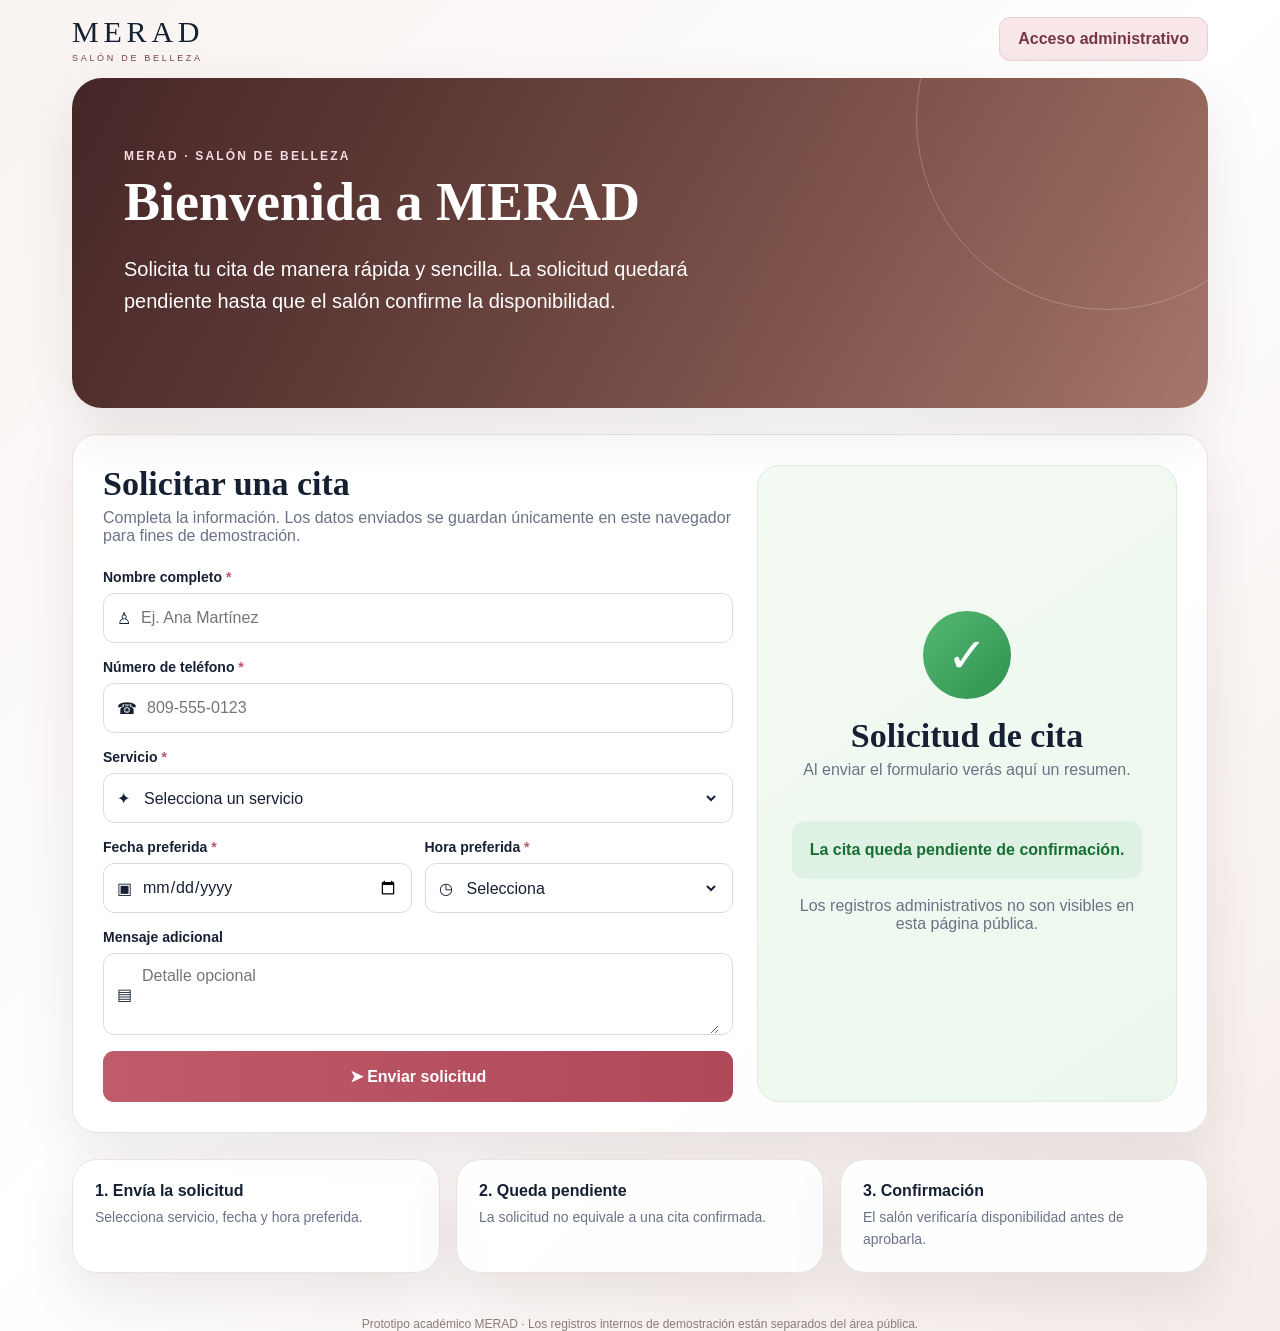
<file: index.html>
<!doctype html>
<html lang="es">
<head>
<meta charset="utf-8"><meta name="viewport" content="width=device-width,initial-scale=1">
<title>MERAD | Salón de Belleza</title>
<link rel="stylesheet" href="styles.css">
</head>
<body>
<header class="container topbar">
  <a class="brand" href="index.html">MERAD<small>SALÓN DE BELLEZA</small></a>
  <div class="nav-actions"><a class="btn btn-soft" href="admin.html">Acceso administrativo</a></div>
</header>

<main class="container">
  <section class="hero">
    <div><div class="kicker">MERAD · SALÓN DE BELLEZA</div><h1>Bienvenida a MERAD</h1><p>Solicita tu cita de manera rápida y sencilla. La solicitud quedará pendiente hasta que el salón confirme la disponibilidad.</p></div>
  </section>

  <section class="card booking">
    <div>
      <h2>Solicitar una cita</h2><p class="sub">Completa la información. Los datos enviados se guardan únicamente en este navegador para fines de demostración.</p>
      <form id="bookingForm">
        <div class="field"><label>Nombre completo <b>*</b></label><div class="control">♙ <input name="name" required placeholder="Ej. Ana Martínez"></div></div>
        <div class="field"><label>Número de teléfono <b>*</b></label><div class="control">☎ <input name="phone" required placeholder="809-555-0123"></div></div>
        <div class="field"><label>Servicio <b>*</b></label><div class="control">✦ <select name="service" required><option value="">Selecciona un servicio</option><option>Manicura</option><option>Pedicura</option><option>Corte y secado</option><option>Lavado y secado</option><option>Tinte</option><option>Maquillaje</option><option>Peinado</option></select></div></div>
        <div class="grid2">
          <div class="field"><label>Fecha preferida <b>*</b></label><div class="control">▣ <input type="date" name="date" required></div></div>
          <div class="field"><label>Hora preferida <b>*</b></label><div class="control">◷ <select name="time" required><option value="">Selecciona</option><option>09:00 a. m.</option><option>10:00 a. m.</option><option>11:00 a. m.</option><option>12:00 p. m.</option><option>02:00 p. m.</option><option>03:00 p. m.</option><option>04:00 p. m.</option><option>05:00 p. m.</option></select></div></div>
        </div>
        <div class="field"><label>Mensaje adicional</label><div class="control">▤ <textarea name="message" rows="3" placeholder="Detalle opcional"></textarea></div></div>
        <button class="btn btn-primary" style="width:100%;padding:16px">➤ Enviar solicitud</button>
      </form>
    </div>
    <aside class="confirm">
      <div class="check">✓</div><h2>Solicitud de cita</h2>
      <p class="sub" id="confirmText">Al enviar el formulario verás aquí un resumen.</p>
      <div class="status">La cita queda pendiente de confirmación.</div>
      <p class="sub">Los registros administrativos no son visibles en esta página pública.</p>
    </aside>
  </section>

  <section class="info-strip">
    <article class="card info"><strong>1. Envía la solicitud</strong><p>Selecciona servicio, fecha y hora preferida.</p></article>
    <article class="card info"><strong>2. Queda pendiente</strong><p>La solicitud no equivale a una cita confirmada.</p></article>
    <article class="card info"><strong>3. Confirmación</strong><p>El salón verificaría disponibilidad antes de aprobarla.</p></article>
  </section>
</main>
<footer class="container">Prototipo académico MERAD · Los registros internos de demostración están separados del área pública.</footer>
<div class="toast" id="toast"></div>
<script src="public.js"></script>
</body>
</html>
</file>
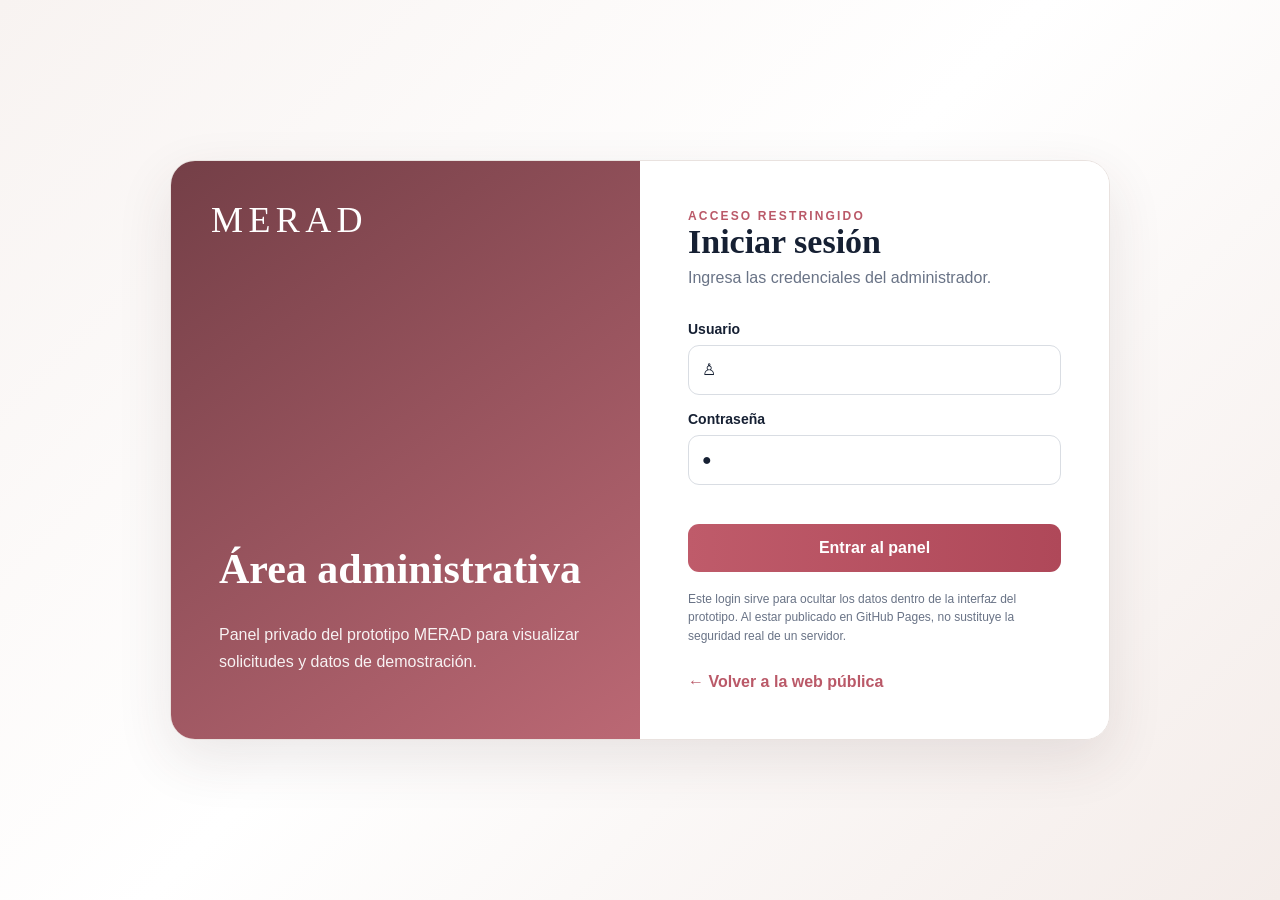
<file: admin.html>
<!doctype html>
<html lang="es">
<head>
<meta charset="utf-8"><meta name="viewport" content="width=device-width,initial-scale=1">
<title>MERAD | Administración</title>
<link rel="stylesheet" href="styles.css">
</head>
<body>

<section id="loginView" class="login-page">
  <div class="card login-shell">
    <div class="login-art">
      <h1>Área administrativa</h1>
      <p>Panel privado del prototipo MERAD para visualizar solicitudes y datos de demostración.</p>
    </div>
    <div class="login-box">
      <div class="kicker" style="color:var(--rose)">ACCESO RESTRINGIDO</div>
      <h2>Iniciar sesión</h2>
      <p class="sub">Ingresa las credenciales del administrador.</p>
      <form id="loginForm">
        <div class="field"><label>Usuario</label><div class="control">♙ <input id="username" autocomplete="username" required></div></div>
        <div class="field"><label>Contraseña</label><div class="control">● <input id="password" type="password" autocomplete="current-password" required></div></div>
        <div class="error-msg" id="loginError"></div>
        <button class="btn btn-primary" style="width:100%;padding:15px">Entrar al panel</button>
      </form>
      <p class="login-note">Este login sirve para ocultar los datos dentro de la interfaz del prototipo. Al estar publicado en GitHub Pages, no sustituye la seguridad real de un servidor.</p>
      <a href="index.html" style="margin-top:16px;color:var(--rose);font-weight:700">← Volver a la web pública</a>
    </div>
  </div>
</section>

<section id="adminView" class="admin-layout hidden">
  <aside class="sidebar">
    <div class="brand">MERAD<small>SALÓN DE BELLEZA</small></div>
    <nav>
      <a class="side-link active" href="#panel">▦ Panel privado</a>
      <a class="side-link" href="index.html">↗ Web pública</a>
    </nav>
  </aside>

  <main class="admin-main">
    <div class="admin-top">
      <div><span class="badge-private">🔒 Sesión administrativa</span><h1>Panel de solicitudes</h1><p>Los registros solo se muestran después del inicio de sesión.</p></div>
      <button class="btn btn-soft" id="logoutBtn">Cerrar sesión</button>
    </div>

    <div class="stats">
      <div class="card stat"><small>Total</small><strong id="statTotal">0</strong></div>
      <div class="card stat"><small>Pendientes</small><strong id="statPending">0</strong></div>
      <div class="card stat"><small>Confirmadas</small><strong id="statConfirmed">0</strong></div>
      <div class="card stat"><small>Completadas</small><strong id="statCompleted">0</strong></div>
    </div>

    <section class="card dashboard" id="panel">
      <h2>Base de datos de demostración</h2>
      <p class="sub">50 registros ficticios + solicitudes creadas desde la web pública en este navegador.</p>
      <div class="toolbar">
        <div class="search"><input id="search" type="search" placeholder="Buscar por nombre, teléfono, servicio o estado"></div>
        <select class="filter" id="statusFilter"><option value="">Todos los estados</option><option>Pendiente</option><option>Confirmada</option><option>Completada</option><option>Cancelada</option></select>
        <button class="btn btn-soft" id="resetBtn">Restaurar demo</button>
      </div>
      <div class="table-wrap">
        <table>
          <thead><tr><th>ID</th><th>Cliente</th><th>Teléfono</th><th>Servicio</th><th>Fecha</th><th>Hora</th><th>Estado</th></tr></thead>
          <tbody id="tbody"></tbody>
        </table>
      </div>
      <div class="table-footer">
        <span>Todos los nombres y números precargados son ficticios.</span>
        <div class="pager"><button id="prev">←</button><span id="pageInfo">Página 1</span><button id="next">→</button></div>
      </div>
    </section>
  </main>
</section>

<div class="toast" id="toast"></div>
<script src="seed-data.js"></script>
<script>
window.MERAD_LOGIN={user:"admin",passwordHash: + ADMIN_HASH + r};
</script>
<script src="admin.js"></script>
</body>
</html>
</file>
<file: styles.css>
:root{
 --bg:#f7f2f0;--paper:#fff;--ink:#162033;--muted:#697386;--line:#e9e2df;
 --rose:#ba5968;--rose2:#d8929c;--soft:#faedef;--green:#2f8f4e;--greenSoft:#ecf7ee;
 --shadow:0 20px 55px rgba(70,45,45,.11)
}
*{box-sizing:border-box}html{scroll-behavior:smooth}
body{margin:0;font-family:Inter,Arial,Helvetica,sans-serif;background:linear-gradient(135deg,#f8f3f1,#fff 48%,#f4ece9);color:var(--ink)}
a{text-decoration:none;color:inherit}button,input,select,textarea{font:inherit}.hidden{display:none!important}
.container{max-width:1180px;margin:auto;padding:0 22px}
.topbar{height:78px;display:flex;align-items:center;justify-content:space-between}
.brand{font-family:Georgia,serif;font-size:30px;letter-spacing:.16em}.brand small{display:block;font-family:Arial;font-size:9px;letter-spacing:.3em;color:#81414b;margin-top:4px}
.nav-actions{display:flex;gap:10px}
.btn{border:0;border-radius:11px;padding:12px 18px;font-weight:700;cursor:pointer}
.btn-primary{background:linear-gradient(90deg,#bf5b6a,#af4859);color:#fff}
.btn-soft{background:#f7e7e9;color:#783642;border:1px solid #ead0d4}
.hero{min-height:330px;border-radius:30px;padding:52px;display:flex;align-items:center;color:#fff;position:relative;overflow:hidden;box-shadow:var(--shadow);
background:linear-gradient(115deg,rgba(63,33,34,.92),rgba(135,78,66,.62)),linear-gradient(135deg,#90685d,#d7b8a8)}
.hero:after{content:"";position:absolute;width:380px;height:380px;right:-90px;top:-150px;border-radius:50%;border:1px solid rgba(255,255,255,.22)}
.hero h1{font-family:Georgia,serif;font-size:54px;margin:8px 0}.hero p{font-size:20px;max-width:650px;line-height:1.6}
.kicker{font-size:12px;letter-spacing:.18em;font-weight:800;color:#f6dce0}
.card{background:rgba(255,255,255,.94);border:1px solid var(--line);border-radius:25px;box-shadow:var(--shadow)}
.booking{display:grid;grid-template-columns:1.2fr .8fr;gap:24px;padding:30px;margin:26px 0}
h2,h3{font-family:Georgia,serif}.booking h2,.dashboard h2{font-size:34px;margin:0 0 6px}.sub{color:var(--muted);margin:0 0 24px}
.field{margin-bottom:16px}.field label{display:block;font-size:14px;font-weight:800;margin-bottom:8px}.field b{color:var(--rose)}
.control{display:flex;align-items:center;gap:10px;min-height:50px;padding:0 13px;border:1px solid #d9dde3;border-radius:11px;background:#fff}
.control:focus-within{border-color:var(--rose2);box-shadow:0 0 0 4px rgba(216,146,156,.13)}
.control input,.control select,.control textarea{width:100%;border:0;outline:0;background:transparent;padding:13px 0;color:var(--ink)}
.grid2{display:grid;grid-template-columns:1fr 1fr;gap:13px}
.confirm{border-radius:22px;background:linear-gradient(145deg,#f4fbf4,#ebf7ed);border:1px solid #deede0;padding:34px;text-align:center;display:flex;flex-direction:column;justify-content:center}
.check{width:88px;height:88px;margin:0 auto 18px;display:grid;place-items:center;border-radius:50%;background:linear-gradient(135deg,#54b771,#2f9250);color:#fff;font-size:48px}
.status{margin:18px 0;padding:17px;border-radius:13px;background:#dff1e2;color:#176f34;font-weight:800;line-height:1.5}
.info-strip{display:grid;grid-template-columns:repeat(3,1fr);gap:16px;margin:22px 0 44px}.info{padding:22px}.info strong{display:block;margin-bottom:7px}.info p{margin:0;color:var(--muted);line-height:1.55;font-size:14px}
footer{padding:22px 0 36px;color:#8b7c79;font-size:12px;text-align:center}

/* Login */
.login-page{min-height:100vh;display:grid;place-items:center;padding:24px}
.login-shell{width:min(940px,100%);display:grid;grid-template-columns:1fr 1fr;overflow:hidden}
.login-art{padding:48px;color:#fff;background:linear-gradient(145deg,#743f47,#bb6874);min-height:560px;display:flex;flex-direction:column;justify-content:flex-end;position:relative}
.login-art:before{content:"MERAD";position:absolute;left:40px;top:38px;font-family:Georgia,serif;font-size:36px;letter-spacing:.15em}
.login-art h1{font-family:Georgia,serif;font-size:42px;margin:0 0 12px}.login-art p{line-height:1.7;opacity:.92}
.login-box{padding:48px;background:#fff;display:flex;flex-direction:column;justify-content:center}
.login-box h2{font-size:34px;margin:0 0 8px}.login-box .field{margin-top:10px}.login-note{margin-top:18px;color:var(--muted);font-size:12px;line-height:1.55}
.error-msg{color:#b42318;font-size:13px;min-height:20px;margin:7px 0 3px}

/* Admin */
.admin-layout{display:grid;grid-template-columns:250px 1fr;min-height:100vh}
.sidebar{position:fixed;inset:0 auto 0 0;width:250px;background:linear-gradient(#fffafa,#f4e5e7);border-right:1px solid #e9d9dc;padding:26px 18px}
.sidebar .brand{margin-bottom:32px;text-align:center}.side-link{display:flex;gap:11px;padding:14px;border-radius:12px;font-weight:700;margin:5px 0}.side-link.active,.side-link:hover{background:#efd0d5;color:#6e2834}
.admin-main{grid-column:2;padding:28px}.admin-top{display:flex;justify-content:space-between;align-items:center;margin-bottom:24px}
.admin-top h1{font-family:Georgia,serif;margin:0;font-size:36px}.admin-top p{margin:6px 0 0;color:var(--muted)}
.stats{display:grid;grid-template-columns:repeat(4,1fr);gap:15px;margin-bottom:20px}.stat{padding:20px}.stat small{color:var(--muted)}.stat strong{display:block;font-size:30px;margin-top:7px}
.dashboard{padding:26px}.toolbar{display:flex;gap:12px;margin:20px 0}.search{flex:1;border:1px solid var(--line);border-radius:11px;padding:0 13px;background:#fff}.search input{width:100%;border:0;outline:0;padding:12px 0;background:transparent}.filter{border:1px solid var(--line);border-radius:11px;padding:0 12px;background:white}
.table-wrap{overflow:auto;border:1px solid var(--line);border-radius:14px}table{width:100%;border-collapse:collapse;min-width:900px}th,td{padding:13px 14px;border-bottom:1px solid #f0ecea;text-align:left;font-size:13px}th{background:#faf8f7;color:#737987;font-size:11px;text-transform:uppercase;letter-spacing:.05em}
.pill{display:inline-block;padding:6px 10px;border-radius:999px;font-size:11px;font-weight:800}.pending{background:#fff3cd;color:#8a6400}.confirmed{background:#e8f6eb;color:#166534}.completed{background:#edf0f4;color:#475467}.cancelled{background:#fff0ee;color:#b42318}
.table-footer{display:flex;justify-content:space-between;align-items:center;margin-top:14px;color:var(--muted);font-size:12px}.pager{display:flex;gap:9px;align-items:center}.pager button{border:1px solid var(--line);background:#fff;border-radius:9px;padding:8px 11px;cursor:pointer}
.badge-private{display:inline-flex;gap:7px;align-items:center;background:#f4e7e9;color:#7a3541;border-radius:999px;padding:8px 12px;font-size:12px;font-weight:800}
.toast{position:fixed;left:50%;bottom:28px;transform:translate(-50%,30px);opacity:0;background:#172033;color:#fff;padding:12px 18px;border-radius:12px;transition:.25s;z-index:50}.toast.show{opacity:1;transform:translate(-50%,0)}
@media(max-width:900px){.booking{grid-template-columns:1fr}.info-strip,.stats{grid-template-columns:repeat(2,1fr)}.admin-layout{display:block}.sidebar{position:static;width:auto;display:flex;align-items:center;justify-content:space-between}.sidebar nav{display:flex;gap:6px}.admin-main{padding:20px}.login-shell{grid-template-columns:1fr}.login-art{min-height:270px}}
@media(max-width:620px){.hero{padding:34px 24px}.hero h1{font-size:38px}.grid2,.info-strip,.stats{grid-template-columns:1fr}.booking{padding:20px}.login-box,.login-art{padding:30px}.admin-top{align-items:flex-start;gap:12px;flex-direction:column}.toolbar{flex-direction:column}.sidebar{align-items:flex-start;gap:15px;flex-direction:column}}
</file>
